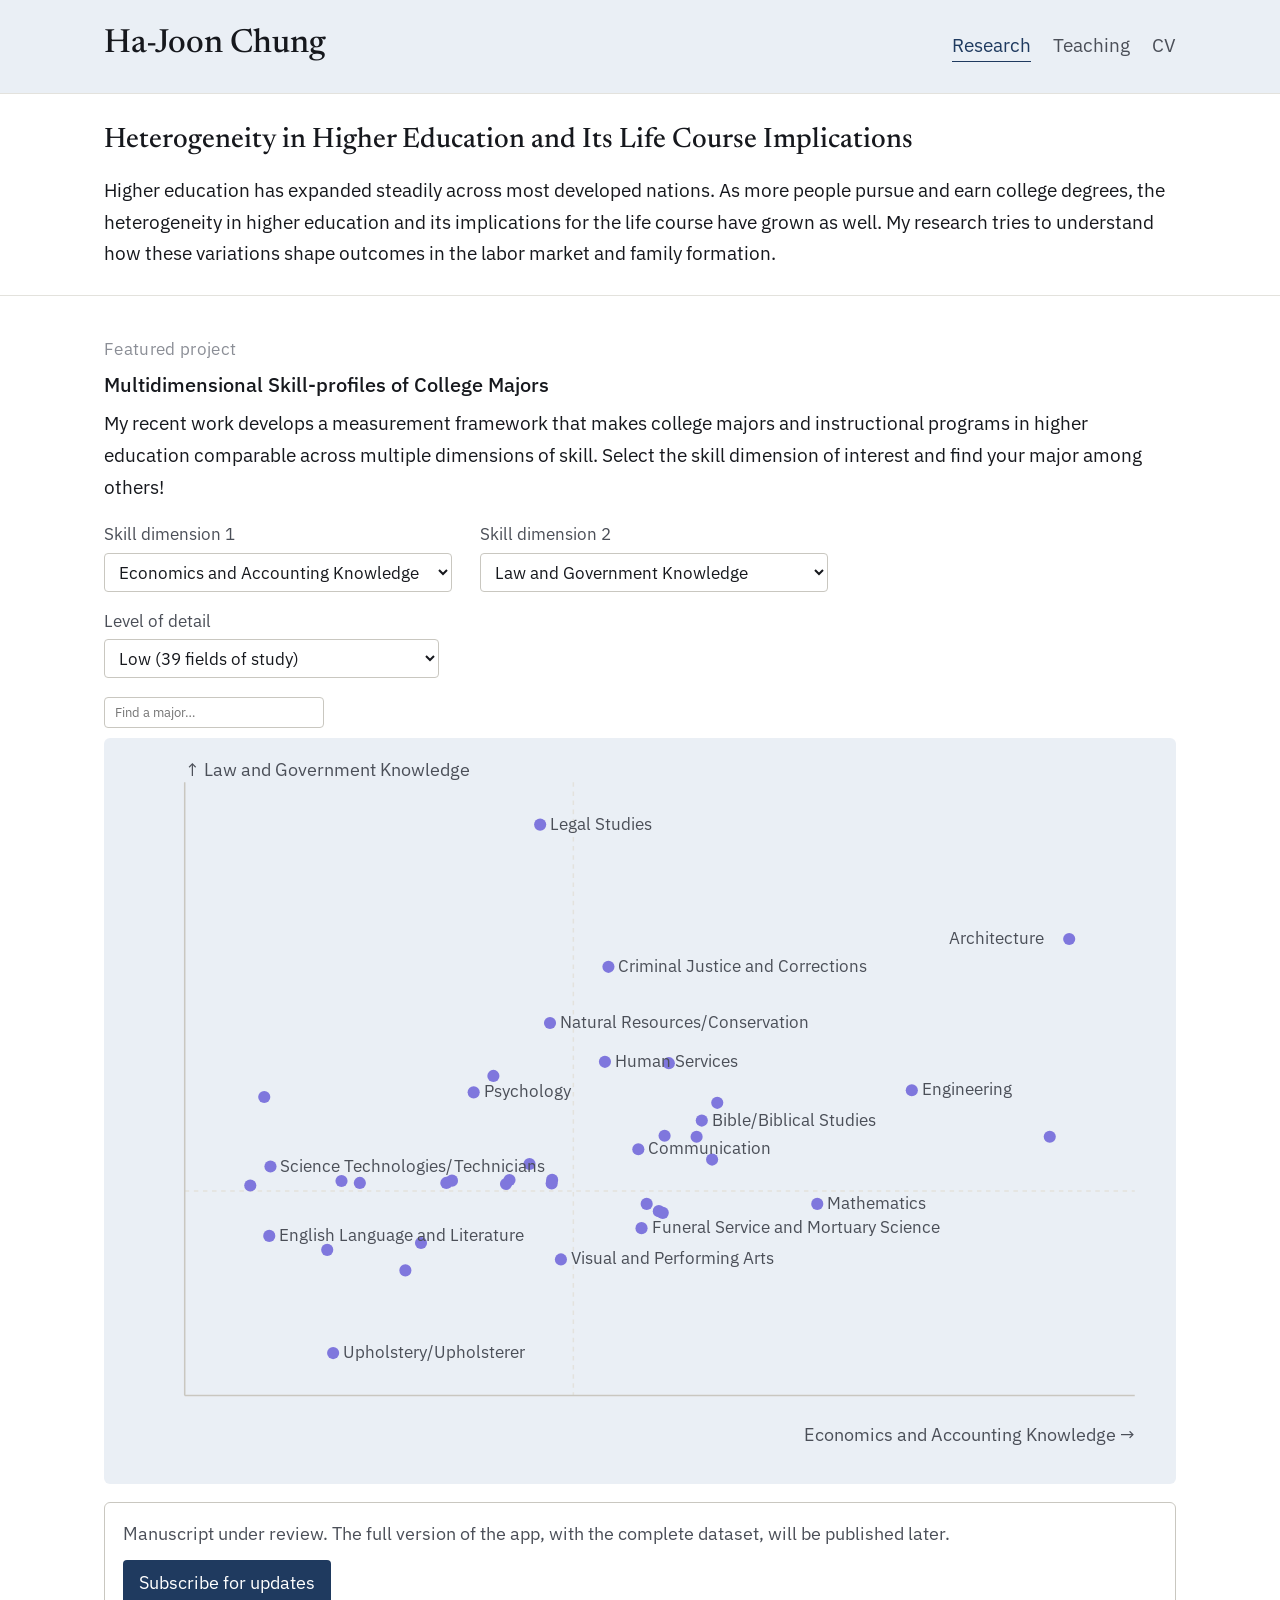
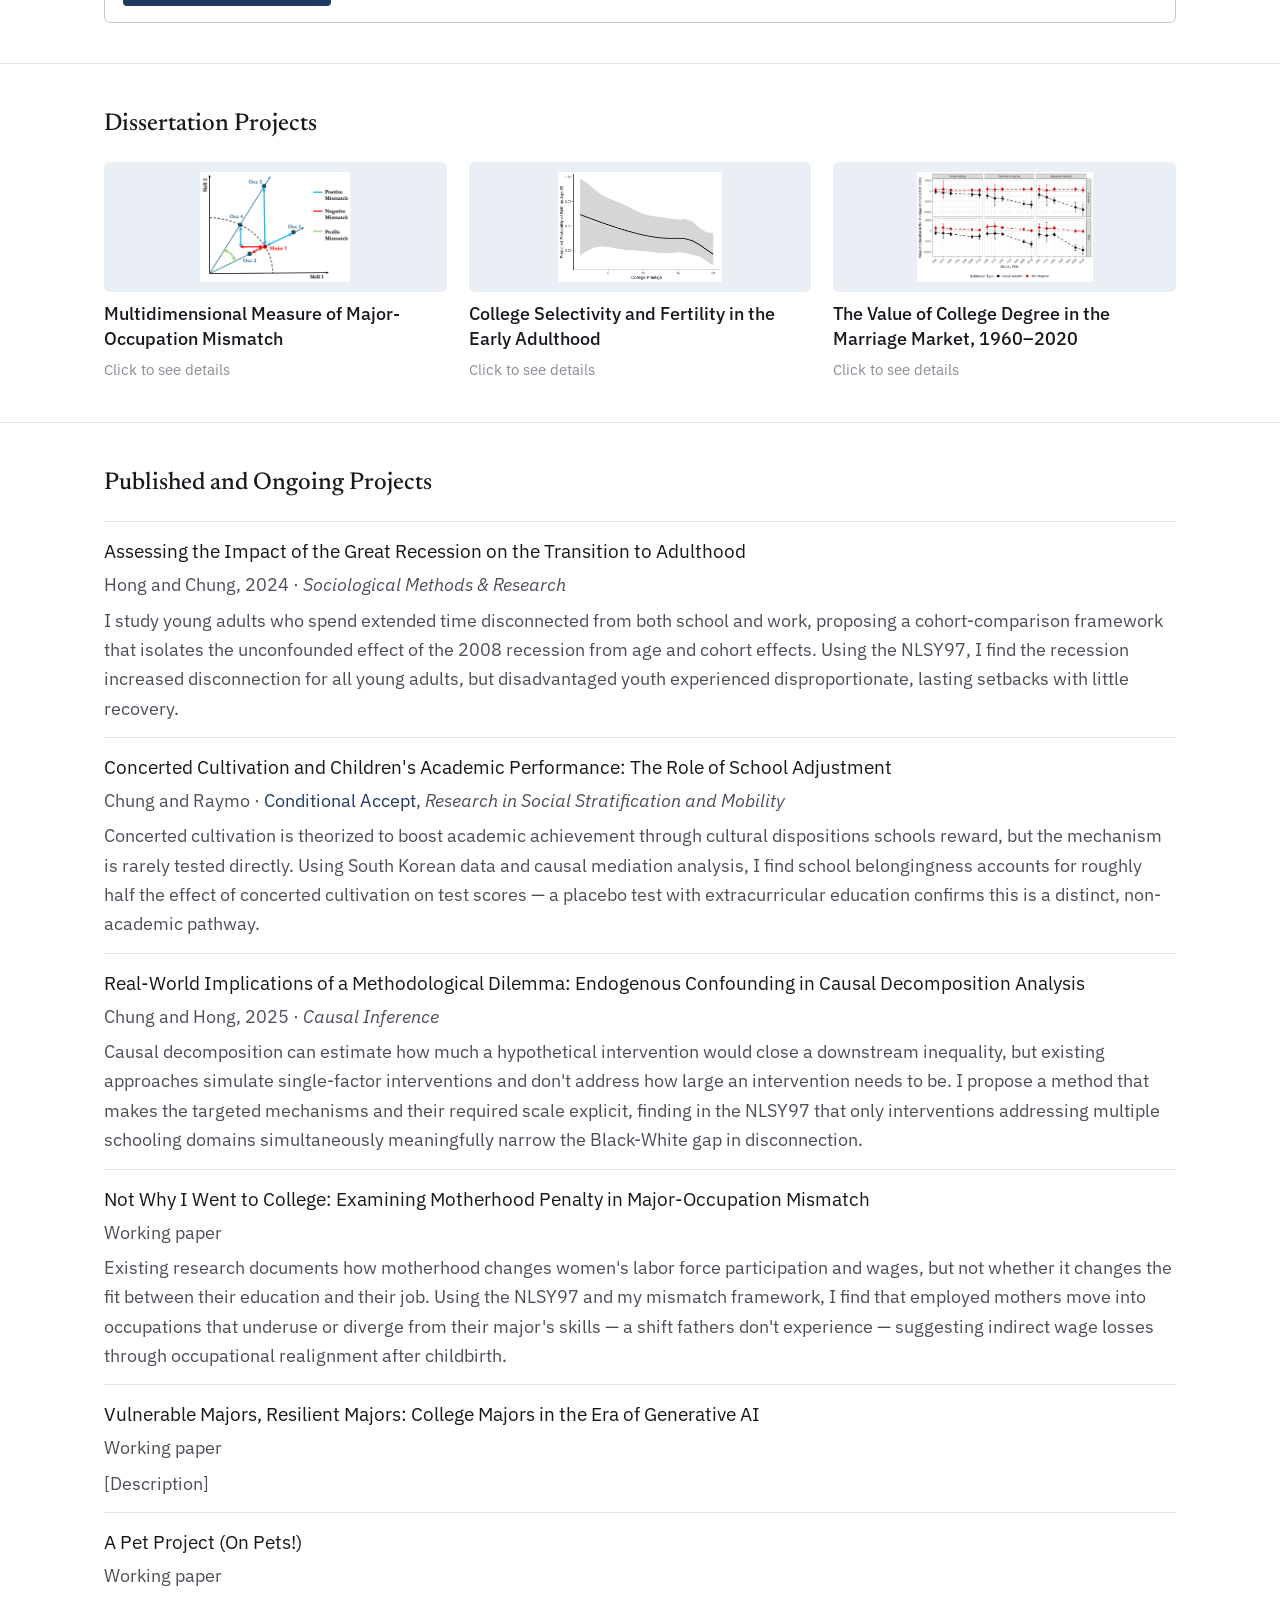
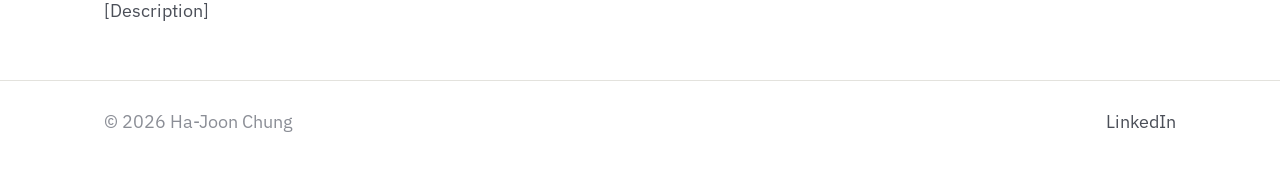
<file: research.html>
<!DOCTYPE html>
<html lang="en">
<head>
<meta charset="UTF-8">
<meta name="viewport" content="width=device-width, initial-scale=1.0">
<title>Research — Ha-Joon Chung</title>
<link rel="stylesheet" href="styles.css">
</head>
<body>

<nav class="nav-bar">
  <div class="wrap nav-inner">
  <a href="index.html" class="nav-name">Ha-Joon Chung</a>
  <span class="nav-links">
    <a href="research.html" aria-current="page">Research</a>
    <a href="teaching.html">Teaching</a>
    <a href="pdf/cv.pdf">CV</a>
  </span>
  </div>
</nav>

<header class="hero" style="padding-top:28px; padding-bottom:0; border-top:none;">
  <div class="wrap">
    <h1 class="page-title">Heterogeneity in Higher Education and Its Life Course Implications</h1>
    <div class="bio">
      <p>Higher education has expanded steadily across most developed nations. As more people pursue and earn college degrees, the heterogeneity in higher education and its implications for the life course have grown as well. My research tries to understand how these variations shape outcomes in the labor market and family formation.</p>
    </div>
  </div>
</header>

<section style="border-top:1px solid var(--line); margin-top:26px;">
  <div class="section-inner">
    <p class="agenda-label">Featured project</p>
    <p class="agenda-title">Multidimensional Skill-profiles of College Majors</p>

    <div class="bio" style="margin-bottom:16px;">
      <p>My recent work develops a measurement framework that makes college majors and instructional programs in higher education comparable across multiple dimensions of skill. Select the skill dimension of interest and find your major among others!</p>
    </div>

    <div class="app-controls">
      <div>
        <label for="dim1">Skill dimension 1</label>
        <select id="dim1"></select>
      </div>
      <div>
        <label for="dim2">Skill dimension 2</label>
        <select id="dim2"></select>
      </div>
      <div>
        <label for="detail">Level of detail</label>
        <select id="detail">
          <option value="low">Low (39 fields of study)</option>
          <option value="mid">Mid (405 majors)</option>
          <option value="high" disabled>High (1,850 programs) — coming soon</option>
        </select>
      </div>
    </div>

    <div class="figure-slot" id="skill-space-slot" style="min-height:280px; display:block;"></div>

    <div class="subscribe-box">
      <p class="subscribe-note">Manuscript under review. The full version of the app, with the complete dataset, will be published later.</p>
      <a href="#" class="subscribe-btn">Subscribe for updates</a>
    </div>
  </div>
</section>

<section id="dissertation">
  <div class="section-inner">
    <h2 class="section-title">Dissertation Projects</h2>

    <div class="diss-grid">
      <div class="diss-box">
        <div class="diss-img"><img src="img/mismatch-diagram.png" alt="Diagram illustrating positive, negative, and profile mismatch between a major's skill profile and occupations in skill space"></div>
        <p class="diss-title">Multidimensional Measure of Major-Occupation Mismatch</p>
        <p class="diss-hint">Click to see details</p>
        <p class="diss-desc">Prior research has consistently found that college graduates working in occupations mismatched with their college majors experience a wage penalty. Yet, this literature has relied on a match-mismatch dichotomy to study the major-occupation relationship that provides limited insight on how they are mismatched and why it shapes labor market outcomes. In a co-authored work, I use the skill-profile framework to compare majors and occupations across 120 dimensions of skill and distinguish three previously conflated forms of mismatch: positive mismatch, where an occupation demands more skill than a major signals; negative mismatch, where it demands less; and profile mismatch, where it requires a different combination of skills altogether.</p>
        <p class="diss-desc">Applying this to the 2009–2022 American Community Survey, I find that positive mismatch carries a wage premium, while negative and profile mismatch both carry penalties. This approach not only has substantially greater explanatory power than conventional matched/mismatched classifications, but also provides a nuanced understanding of the labor market processes and stratification.</p>
      </div>
      <div class="diss-box">
        <div class="diss-img"><img src="img/fertility-selectivity.png" alt="Predicted probability of a first birth by age 29, declining as college selectivity increases"></div>
        <p class="diss-title">College Selectivity and Fertility in the Early Adulthood</p>
        <p class="diss-hint">Click to see details</p>
        <p class="diss-desc">The literature's educational gradient in fertility compares degree-holders to non-holders, treating the college-educated as a uniform group — an assumption that's harder to sustain as institutions diversify. I ask whether fertility timing varies by institutional selectivity among women who hold the same four-year degree.</p>
        <p class="diss-desc">Using restricted Add Health data, I find women from the least selective institutions face roughly 2.6 times the risk of a first birth before age 30 compared to graduates of the most selective institutions, concentrated during the college years themselves rather than diverging career paths afterward — with no comparable gradient among men.</p>
      </div>
      <div class="diss-box">
        <div class="diss-img"><img src="img/marriage-market-value.png" alt="Trends in the exchange value of education in the marriage market, 1960 to 2018, by degree level and spouse"></div>
        <p class="diss-title">The Value of College Degree in the Marriage Market, 1960–2020</p>
        <p class="diss-hint">Click to see details</p>
        <p class="diss-desc">Sociologists agree education is central to partner selection but have rarely measured how much it's worth on a scale comparable across time. Building on Xie and Dong (2021), I propose a counterfactual estimand: how much spousal income would someone give up to marry a college graduate rather than a high school graduate?</p>
        <p class="diss-desc">Applying it to Census and ACS data, I find the exchange value of a bachelor's degree rose sharply in the twenty-first century — from roughly $2,000 in 1980 to over $6,500 today, in 1990 dollars — driven largely by widening income inequality across education levels; holding inequality at its 1960 level, men's degrees retain their value while women's decline.</p>
      </div>
    </div>
  </div>
</section>

<section id="publications">
  <div class="section-inner">
    <h2 class="section-title">Published and Ongoing Projects</h2>

    <div class="pub">
      <p class="pub-title">Assessing the Impact of the Great Recession on the Transition to Adulthood</p>
      <p class="pub-meta">Hong and Chung, 2024 · <em>Sociological Methods &amp; Research</em></p>
      <p class="pub-desc">I study young adults who spend extended time disconnected from both school and work, proposing a cohort-comparison framework that isolates the unconfounded effect of the 2008 recession from age and cohort effects. Using the NLSY97, I find the recession increased disconnection for all young adults, but disadvantaged youth experienced disproportionate, lasting setbacks with little recovery.</p>
    </div>
    <div class="pub">
      <p class="pub-title">Concerted Cultivation and Children's Academic Performance: The Role of School Adjustment</p>
      <p class="pub-meta">Chung and Raymo · <span class="status">Conditional Accept</span>, <em>Research in Social Stratification and Mobility</em></p>
      <p class="pub-desc">Concerted cultivation is theorized to boost academic achievement through cultural dispositions schools reward, but the mechanism is rarely tested directly. Using South Korean data and causal mediation analysis, I find school belongingness accounts for roughly half the effect of concerted cultivation on test scores — a placebo test with extracurricular education confirms this is a distinct, non-academic pathway.</p>
    </div>
    <div class="pub">
      <p class="pub-title">Real-World Implications of a Methodological Dilemma: Endogenous Confounding in Causal Decomposition Analysis</p>
      <p class="pub-meta">Chung and Hong, 2025 · <em>Causal Inference</em></p>
      <p class="pub-desc">Causal decomposition can estimate how much a hypothetical intervention would close a downstream inequality, but existing approaches simulate single-factor interventions and don't address how large an intervention needs to be. I propose a method that makes the targeted mechanisms and their required scale explicit, finding in the NLSY97 that only interventions addressing multiple schooling domains simultaneously meaningfully narrow the Black-White gap in disconnection.</p>
    </div>
    <div class="pub">
      <p class="pub-title">Not Why I Went to College: Examining Motherhood Penalty in Major-Occupation Mismatch</p>
      <p class="pub-meta">Working paper</p>
      <p class="pub-desc">Existing research documents how motherhood changes women's labor force participation and wages, but not whether it changes the fit between their education and their job. Using the NLSY97 and my mismatch framework, I find that employed mothers move into occupations that underuse or diverge from their major's skills — a shift fathers don't experience — suggesting indirect wage losses through occupational realignment after childbirth.</p>
    </div>
    <div class="pub">
      <p class="pub-title">Vulnerable Majors, Resilient Majors: College Majors in the Era of Generative AI</p>
      <p class="pub-meta">Working paper</p>
      <p class="pub-desc">[Description]</p>
    </div>
    <div class="pub">
      <p class="pub-title">A Pet Project (On Pets!)</p>
      <p class="pub-meta">Working paper</p>
      <p class="pub-desc">[Description]</p>
    </div>
  </div>
</section>

<footer>
  <div class="wrap footer-row">
    <span>© 2026 Ha-Joon Chung</span>
    <span class="footer-links">
      <a href="https://www.linkedin.com/in/ha-joon-chung-171681434/">LinkedIn</a>
    </span>
  </div>
</footer>

<script src="js/skill-space.js"></script>
<script src="js/lightbox.js"></script>
</body>
</html>
</file>
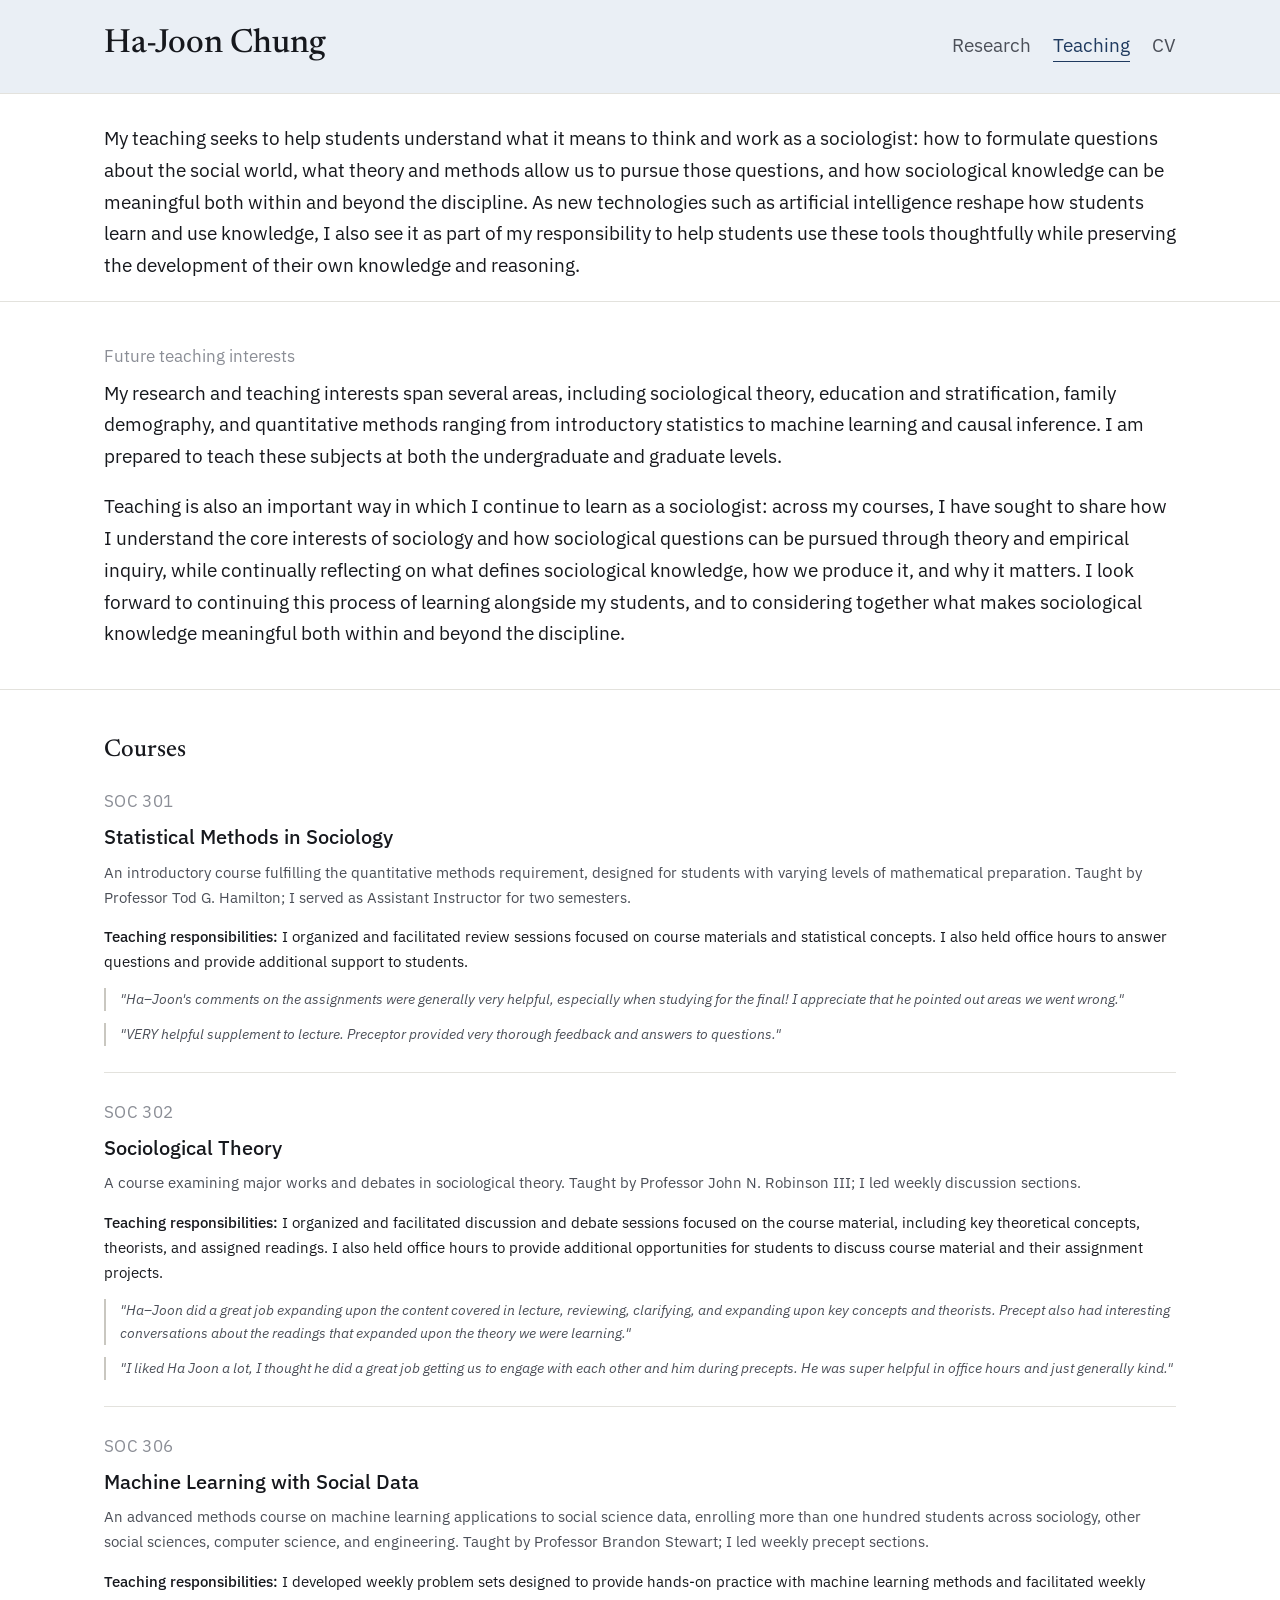
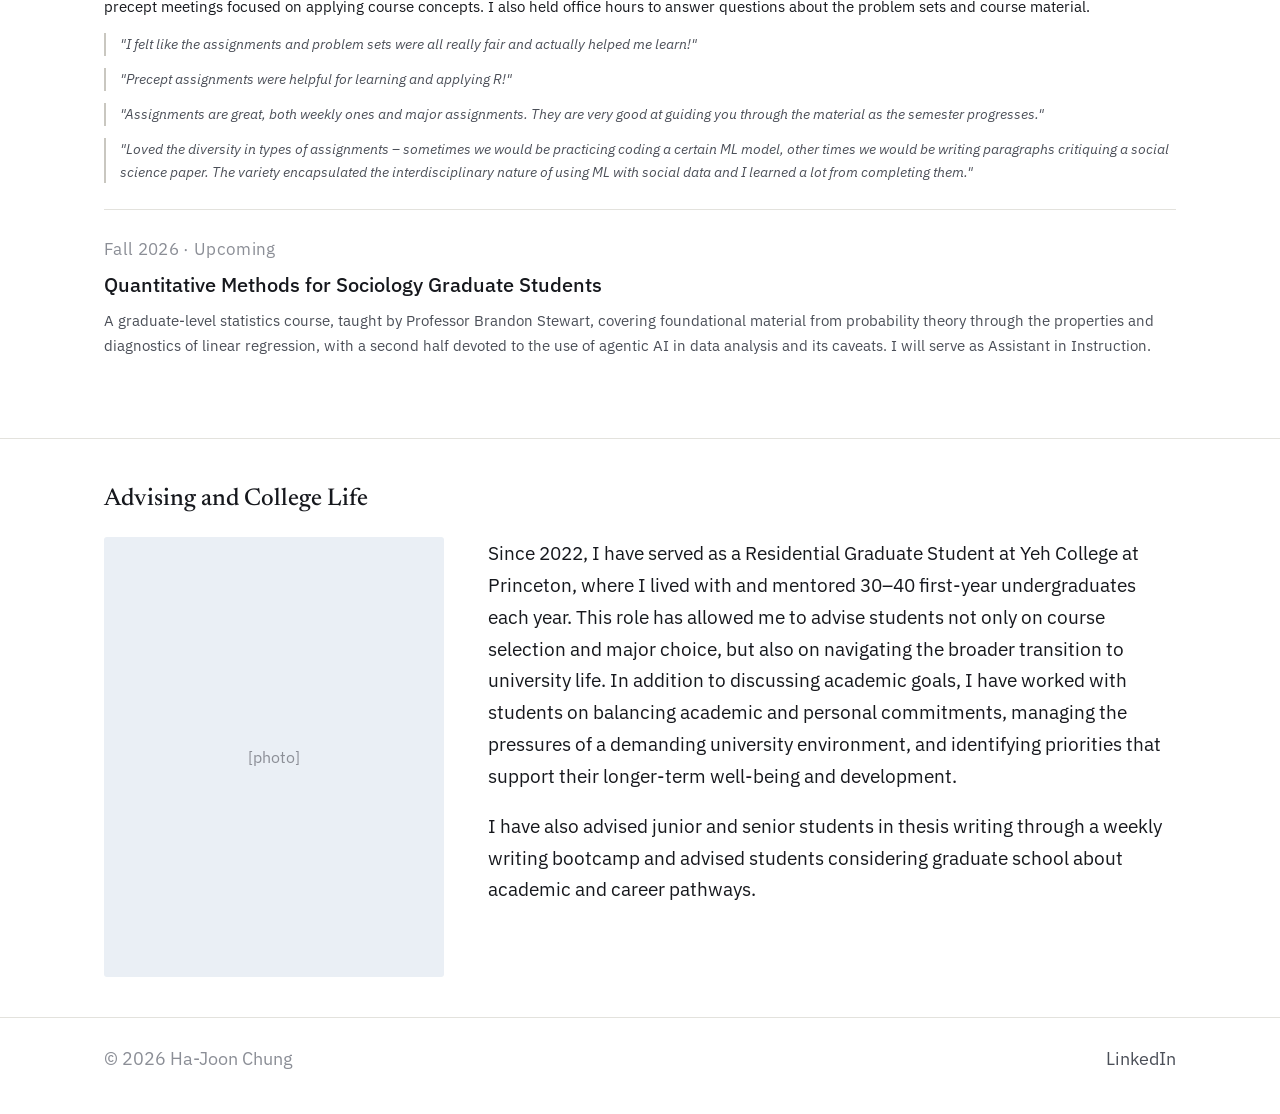
<file: teaching.html>
<!DOCTYPE html>
<html lang="en">
<head>
<meta charset="UTF-8">
<meta name="viewport" content="width=device-width, initial-scale=1.0">
<title>Teaching — Ha-Joon Chung</title>
<link rel="stylesheet" href="styles.css">
</head>
<body>

<nav class="nav-bar">
  <div class="wrap nav-inner">
  <a href="index.html" class="nav-name">Ha-Joon Chung</a>
  <span class="nav-links">
    <a href="research.html">Research</a>
    <a href="teaching.html" aria-current="page">Teaching</a>
    <a href="pdf/cv.pdf">CV</a>
  </span>
  </div>
</nav>

<header class="hero" style="padding-top:28px; padding-bottom:0; border-top:none;">
  <div class="wrap">
    <div class="bio">
      <p>My teaching seeks to help students understand what it means to think and work as a sociologist: how to formulate questions about the social world, what theory and methods allow us to pursue those questions, and how sociological knowledge can be meaningful both within and beyond the discipline. As new technologies such as artificial intelligence reshape how students learn and use knowledge, I also see it as part of my responsibility to help students use these tools thoughtfully while preserving the development of their own knowledge and reasoning.</p>
    </div>
  </div>
</header>

<section style="border-top:1px solid var(--line); margin-top:20px;">
  <div class="section-inner">
    <p class="eyebrow">Future teaching interests</p>
    <div class="bio">
      <p>My research and teaching interests span several areas, including sociological theory, education and stratification, family demography, and quantitative methods ranging from introductory statistics to machine learning and causal inference. I am prepared to teach these subjects at both the undergraduate and graduate levels.</p>
      <p>Teaching is also an important way in which I continue to learn as a sociologist: across my courses, I have sought to share how I understand the core interests of sociology and how sociological questions can be pursued through theory and empirical inquiry, while continually reflecting on what defines sociological knowledge, how we produce it, and why it matters. I look forward to continuing this process of learning alongside my students, and to considering together what makes sociological knowledge meaningful both within and beyond the discipline.</p>
    </div>
  </div>
</section>

<section id="courses">
  <div class="section-inner">
    <h2 class="section-title">Courses</h2>

    <div class="agenda">
      <p class="agenda-label">SOC 301</p>
      <p class="agenda-title">Statistical Methods in Sociology</p>
      <p class="course-content">An introductory course fulfilling the quantitative methods requirement, designed for students with varying levels of mathematical preparation. Taught by Professor Tod G. Hamilton; I served as Assistant Instructor for two semesters.</p>
      <p class="course-resp"><strong>Teaching responsibilities:</strong> I organized and facilitated review sessions focused on course materials and statistical concepts. I also held office hours to answer questions and provide additional support to students.</p>
      <ul class="course-quotes">
        <li>"Ha–Joon's comments on the assignments were generally very helpful, especially when studying for the final! I appreciate that he pointed out areas we went wrong."</li>
        <li>"VERY helpful supplement to lecture. Preceptor provided very thorough feedback and answers to questions."</li>
      </ul>
    </div>

    <div class="agenda">
      <p class="agenda-label">SOC 302</p>
      <p class="agenda-title">Sociological Theory</p>
      <p class="course-content">A course examining major works and debates in sociological theory. Taught by Professor John N. Robinson III; I led weekly discussion sections.</p>
      <p class="course-resp"><strong>Teaching responsibilities:</strong> I organized and facilitated discussion and debate sessions focused on the course material, including key theoretical concepts, theorists, and assigned readings. I also held office hours to provide additional opportunities for students to discuss course material and their assignment projects.</p>
      <ul class="course-quotes">
        <li>"Ha–Joon did a great job expanding upon the content covered in lecture, reviewing, clarifying, and expanding upon key concepts and theorists. Precept also had interesting conversations about the readings that expanded upon the theory we were learning."</li>
        <li>"I liked Ha Joon a lot, I thought he did a great job getting us to engage with each other and him during precepts. He was super helpful in office hours and just generally kind."</li>
      </ul>
    </div>

    <div class="agenda">
      <p class="agenda-label">SOC 306</p>
      <p class="agenda-title">Machine Learning with Social Data</p>
      <p class="course-content">An advanced methods course on machine learning applications to social science data, enrolling more than one hundred students across sociology, other social sciences, computer science, and engineering. Taught by Professor Brandon Stewart; I led weekly precept sections.</p>
      <p class="course-resp"><strong>Teaching responsibilities:</strong> I developed weekly problem sets designed to provide hands-on practice with machine learning methods and facilitated weekly precept meetings focused on applying course concepts. I also held office hours to answer questions about the problem sets and course material.</p>
      <ul class="course-quotes">
        <li>"I felt like the assignments and problem sets were all really fair and actually helped me learn!"</li>
        <li>"Precept assignments were helpful for learning and applying R!"</li>
        <li>"Assignments are great, both weekly ones and major assignments. They are very good at guiding you through the material as the semester progresses."</li>
        <li>"Loved the diversity in types of assignments – sometimes we would be practicing coding a certain ML model, other times we would be writing paragraphs critiquing a social science paper. The variety encapsulated the interdisciplinary nature of using ML with social data and I learned a lot from completing them."</li>
      </ul>
    </div>

    <div class="agenda">
      <p class="agenda-label">Fall 2026 · Upcoming</p>
      <p class="agenda-title">Quantitative Methods for Sociology Graduate Students</p>
      <p class="course-content">A graduate-level statistics course, taught by Professor Brandon Stewart, covering foundational material from probability theory through the properties and diagnostics of linear regression, with a second half devoted to the use of agentic AI in data analysis and its caveats. I will serve as Assistant in Instruction.</p>
    </div>

  </div>
</section>

<section id="advising">
  <div class="section-inner">
    <h2 class="section-title">Advising and College Life</h2>
    <div class="hero-grid" style="align-items:start;">
      <div>
        <div class="portrait">[photo]</div>
      </div>
      <div class="bio">
        <p>Since 2022, I have served as a Residential Graduate Student at Yeh College at Princeton, where I lived with and mentored 30–40 first-year undergraduates each year. This role has allowed me to advise students not only on course selection and major choice, but also on navigating the broader transition to university life. In addition to discussing academic goals, I have worked with students on balancing academic and personal commitments, managing the pressures of a demanding university environment, and identifying priorities that support their longer-term well-being and development.</p>
        <p>I have also advised junior and senior students in thesis writing through a weekly writing bootcamp and advised students considering graduate school about academic and career pathways.</p>
      </div>
    </div>
  </div>
</section>

<footer>
  <div class="wrap footer-row">
    <span>© 2026 Ha-Joon Chung</span>
    <span class="footer-links">
      <a href="https://www.linkedin.com/in/ha-joon-chung-171681434/">LinkedIn</a>
    </span>
  </div>
</footer>

</body>
</html>
</file>
<file: styles.css>
@import url('https://fonts.googleapis.com/css2?family=Newsreader:ital,opsz,wght@0,6..72,400;0,6..72,500;1,6..72,400&family=IBM+Plex+Sans:wght@400;500&display=swap');

:root {
  --ink: #16181d;
  --ink-soft: #4b4f58;
  --ink-faint: #8b8e96;
  --paper: #ffffff;
  --line: #e3e2dd;
  --line-strong: #c9c7c0;
  --accent: #1f3a5f;
  --accent-tint: #eaeff5;
  --gold: #9c7a3c;
  --max: 1120px;
}

* { box-sizing: border-box; }

html { scroll-behavior: smooth; }

body {
  margin: 0;
  background: var(--paper);
  color: var(--ink);
  font-family: 'IBM Plex Sans', -apple-system, sans-serif;
  font-size: 19.5px;
  line-height: 1.65;
  -webkit-font-smoothing: antialiased;
}

.wrap {
  max-width: var(--max);
  margin: 0 auto;
  padding: 0 24px;
}

/* ---------- Nav ---------- */

.nav-bar {
  background: var(--accent-tint);
  border-bottom: 1px solid var(--line);
}

.nav-inner {
  display: flex;
  align-items: baseline;
  justify-content: space-between;
  flex-wrap: wrap;
  gap: 12px 24px;
  padding-top: 18px;
  padding-bottom: 20px;
}

.nav-name {
  font-family: 'Newsreader', serif;
  font-size: 33.3px;
  font-weight: 500;
  color: var(--ink);
  text-decoration: none;
}

.nav-links {
  display: flex;
  gap: 22px;
  flex-wrap: wrap;
}

.nav-links a {
  color: var(--ink-soft);
  text-decoration: none;
  font-size: 19px;
}

.nav-links a:hover { color: var(--accent); }

.nav-links a[aria-current="page"] {
  color: var(--accent);
  border-bottom: 1px solid var(--accent);
}

/* ---------- Hero ---------- */

header.hero {
  border-top: 1px solid var(--line);
  padding: 40px 0 44px;
}

.hero-grid {
  display: grid;
  grid-template-columns: 340px 1fr;
  gap: 44px;
  align-items: start;
}

.portrait {
  width: 340px;
  height: 440px;
  background: var(--accent-tint);
  border-radius: 3px;
  display: flex;
  align-items: center;
  justify-content: center;
  color: var(--ink-faint);
  font-size: 16.3px;
  text-align: center;
  overflow: hidden;
}

.portrait img {
  width: 100%;
  height: 100%;
  object-fit: cover;
}
  line-height: 1.4;
}

.hero h1 {
  font-family: 'Newsreader', serif;
  font-weight: 500;
  font-size: 33.3px;
  margin: 0 0 4px;
  color: var(--ink);
}

.hero .role {
  color: var(--ink-soft);
  font-size: 18.3px;
  margin: 0 0 14px;
}

.market-flag {
  display: inline-block;
  font-size: 17.3px;
  color: var(--accent);
  background: var(--accent-tint);
  padding: 4px 10px;
  border-radius: 3px;
  margin-bottom: 16px;
}

.hero-links {
  display: flex;
  flex-wrap: wrap;
  gap: 16px;
  font-size: 17.3px;
}

.hero-links a {
  color: var(--accent);
  text-decoration: none;
  border-bottom: 1px solid transparent;
}

.hero-links a:hover { border-bottom-color: var(--accent); }

/* ---------- Sections ---------- */

section {
  border-top: 1px solid var(--line);
  padding: 40px 0;
}

section > .wrap,
section.wrap {
  display: block;
}

.section-inner {
  max-width: var(--max);
  margin: 0 auto;
  padding: 0 24px;
}

.eyebrow {
  font-size: 17.3px;
  color: var(--ink-faint);
  margin: 0 0 6px;
}

h2.section-title {
  font-family: 'Newsreader', serif;
  font-weight: 500;
  font-size: 24.3px;
  margin: 0 0 18px;
}

.page-title {
  font-family: 'Newsreader', serif;
  font-weight: 500;
  font-size: 28px;
  line-height: 1.35;
  margin: 0 0 14px;
  color: var(--ink);
}

.bio p {
  margin: 0 0 18px;
  font-size: 19.3px;
  color: var(--ink);
}

.bio p:last-child { margin-bottom: 0; }

.bio em { font-style: italic; color: var(--ink-soft); }
.bio strong { font-weight: 500; }

/* ---------- Research agenda blocks ---------- */

.agenda {
  padding: 26px 0;
  border-top: 1px solid var(--line);
}

.agenda:first-of-type { border-top: none; padding-top: 0; }

.agenda-label {
  font-size: 16.8px;
  letter-spacing: 0.02em;
  color: var(--ink-faint);
  margin: 0 0 4px;
}

.agenda-title {
  font-size: 20.3px;
  font-weight: 500;
  margin: 0 0 6px;
}

.agenda-q {
  font-size: 17.8px;
  color: var(--ink-soft);
  margin: 0 0 16px;
}

.figure-slot {
  background: var(--accent-tint);
  border-radius: 6px;
  min-height: 220px;
  display: flex;
  align-items: center;
  justify-content: center;
  color: var(--accent);
  font-size: 17.3px;
  text-align: center;
  padding: 20px;
  line-height: 1.6;
}

.figure-caption {
  font-size: 17.8px;
  color: var(--ink-soft);
  margin: 10px 0 0;
}

.figure-caption a { color: var(--accent); }

/* ---------- Research list ---------- */

.pub {
  padding: 14px 0;
  border-top: 1px solid var(--line);
}

.pub:first-child { border-top: none; padding-top: 0; }

.pub-title { margin: 0 0 3px; font-size: 18.8px; }

.pub-meta {
  margin: 0;
  font-size: 17.8px;
  color: var(--ink-soft);
}

.pub-meta .status { color: var(--accent); }

/* ---------- Teaching ---------- */

.course {
  display: flex;
  justify-content: space-between;
  gap: 12px;
  padding: 10px 0;
  border-top: 1px solid var(--line);
  font-size: 17.8px;
}

.course:first-child { border-top: none; padding-top: 0; }

.course-role { color: var(--ink-faint); text-align: right; white-space: nowrap; }

/* ---------- Footer ---------- */

footer {
  border-top: 1px solid var(--line);
  padding: 26px 0 40px;
}

.footer-row {
  display: flex;
  align-items: center;
  justify-content: space-between;
  flex-wrap: wrap;
  gap: 12px;
  font-size: 17.8px;
  color: var(--ink-faint);
}

.footer-links {
  display: flex;
  gap: 16px;
}

.footer-links a {
  color: var(--ink-soft);
  text-decoration: none;
}

.footer-links a:hover { color: var(--accent); }

/* ---------- Feature project: skill-space app ---------- */

.app-controls {
  display: flex;
  flex-wrap: wrap;
  gap: 16px 28px;
  margin: 18px 0 16px;
  font-size: 17.3px;
}

.app-controls label {
  display: block;
  color: var(--ink-soft);
  font-size: 16.8px;
  margin-bottom: 4px;
}

.app-controls select {
  font-family: 'IBM Plex Sans', sans-serif;
  font-size: 17.3px;
  color: var(--ink);
  background: var(--paper);
  border: 1px solid var(--line-strong);
  border-radius: 4px;
  padding: 6px 10px;
  min-width: 180px;
}

.subscribe-box {
  border: 1px solid var(--line-strong);
  border-radius: 6px;
  padding: 16px 18px;
  margin-top: 18px;
  display: flex;
  align-items: center;
  justify-content: space-between;
  flex-wrap: wrap;
  gap: 12px;
}

.subscribe-note {
  font-size: 17.8px;
  color: var(--ink-soft);
  margin: 0;
}

.subscribe-btn {
  font-size: 17.8px;
  color: var(--paper);
  background: var(--accent);
  text-decoration: none;
  padding: 8px 16px;
  border-radius: 4px;
  white-space: nowrap;
}

.subscribe-btn:hover { opacity: 0.9; }

/* ---------- Dissertation projects: side-by-side boxes ---------- */

.diss-grid {
  display: grid;
  grid-template-columns: repeat(3, 1fr);
  gap: 22px;
}

.diss-box { min-width: 0; }

.diss-img {
  background: var(--accent-tint);
  border-radius: 6px;
  height: 130px;
  display: flex;
  align-items: center;
  justify-content: center;
  color: var(--accent);
  font-size: 15.8px;
  text-align: center;
  padding: 10px;
  margin-bottom: 10px;
  overflow: hidden;
}

.diss-img img,
.lightbox-img img {
  max-width: 100%;
  max-height: 100%;
  object-fit: contain;
}

.diss-title {
  font-size: 17.8px;
  font-weight: 500;
  margin: 0 0 6px;
  line-height: 1.4;
}

.diss-desc {
  display: none;
}

.diss-hint {
  font-size: 14.8px;
  color: var(--ink-faint);
  margin: 0;
}

@media (max-width: 700px) {
  .diss-grid { grid-template-columns: 1fr; gap: 24px; }
}

/* ---------- Short-description list items (published & ongoing) ---------- */

.pub-desc {
  margin: 6px 0 0;
  font-size: 17.8px;
  color: var(--ink-soft);
}

/* ---------- Click-to-expand hint ---------- */

.hint {
  font-size: 15.8px;
  color: var(--ink-faint);
  font-weight: 400;
}

/* ---------- Teaching page: course blocks ---------- */

.course-content {
  font-size: 15.3px;
  color: var(--ink-soft);
  margin: 0 0 14px;
  line-height: 1.65;
}

.course-resp {
  font-size: 15.3px;
  color: var(--ink);
  margin: 0 0 14px;
  line-height: 1.65;
}

.course-resp strong { font-weight: 500; }

.course-quotes {
  list-style: none;
  margin: 0;
  padding: 0;
}

.course-quotes li {
  border-left: 2px solid var(--line-strong);
  padding-left: 14px;
  margin-bottom: 12px;
  font-size: 14.3px;
  font-style: italic;
  color: var(--ink-soft);
  line-height: 1.6;
}

.course-quotes li:last-child { margin-bottom: 0; }

/* ---------- Lightbox ---------- */

.diss-box { cursor: pointer; }

.lightbox-overlay {
  position: fixed;
  inset: 0;
  background: rgba(20, 20, 20, 0.55);
  display: flex;
  align-items: center;
  justify-content: center;
  z-index: 1000;
  opacity: 0;
  pointer-events: none;
  transition: opacity 0.18s ease;
  padding: 24px;
}

.lightbox-overlay.open {
  opacity: 1;
  pointer-events: auto;
}

.lightbox-card {
  background: var(--paper);
  border-radius: 10px;
  max-width: 940px;
  width: 94%;
  max-height: 90vh;
  overflow-y: auto;
  padding: 34px 34px 38px;
  position: relative;
  box-shadow: 0 20px 60px rgba(0, 0, 0, 0.25);
  transform: translateY(8px);
  transition: transform 0.18s ease;
}

.lightbox-overlay.open .lightbox-card { transform: translateY(0); }

@media (max-width: 600px) {
  .lightbox-overlay { padding: 10px; }
  .lightbox-card {
    width: 100%;
    padding: 44px 16px 22px;
    border-radius: 8px;
  }
}

.lightbox-close {
  position: absolute;
  top: 12px;
  right: 14px;
  background: none;
  border: none;
  font-size: 26px;
  line-height: 1;
  color: var(--ink-faint);
  cursor: pointer;
  padding: 4px 8px;
}

.lightbox-close:hover { color: var(--ink); }

.lightbox-img {
  background: var(--accent-tint);
  border-radius: 6px;
  height: 340px;
  display: flex;
  align-items: center;
  justify-content: center;
  color: var(--accent);
  font-size: 17px;
  margin-bottom: 24px;
  overflow: hidden;
}

.lightbox-title {
  font-family: 'Newsreader', serif;
  font-weight: 500;
  font-size: 27px;
  margin: 0 0 14px;
}

.lightbox-desc {
  font-size: 18px;
  color: var(--ink-soft);
  line-height: 1.7;
  margin: 0;
}

.lightbox-desc + .lightbox-desc { margin-top: 16px; }

@media (max-width: 640px) {
  .hero-grid { grid-template-columns: 1fr; gap: 20px; }
  .portrait { width: 100%; height: 320px; }
  .nav-name { font-size: 24px; }
  .nav-links { gap: 14px; }
}

/* ---------- Accessibility ---------- */

a:focus-visible,
button:focus-visible {
  outline: 2px solid var(--accent);
  outline-offset: 2px;
}

@media (prefers-reduced-motion: reduce) {
  html { scroll-behavior: auto; }
}
</file>
